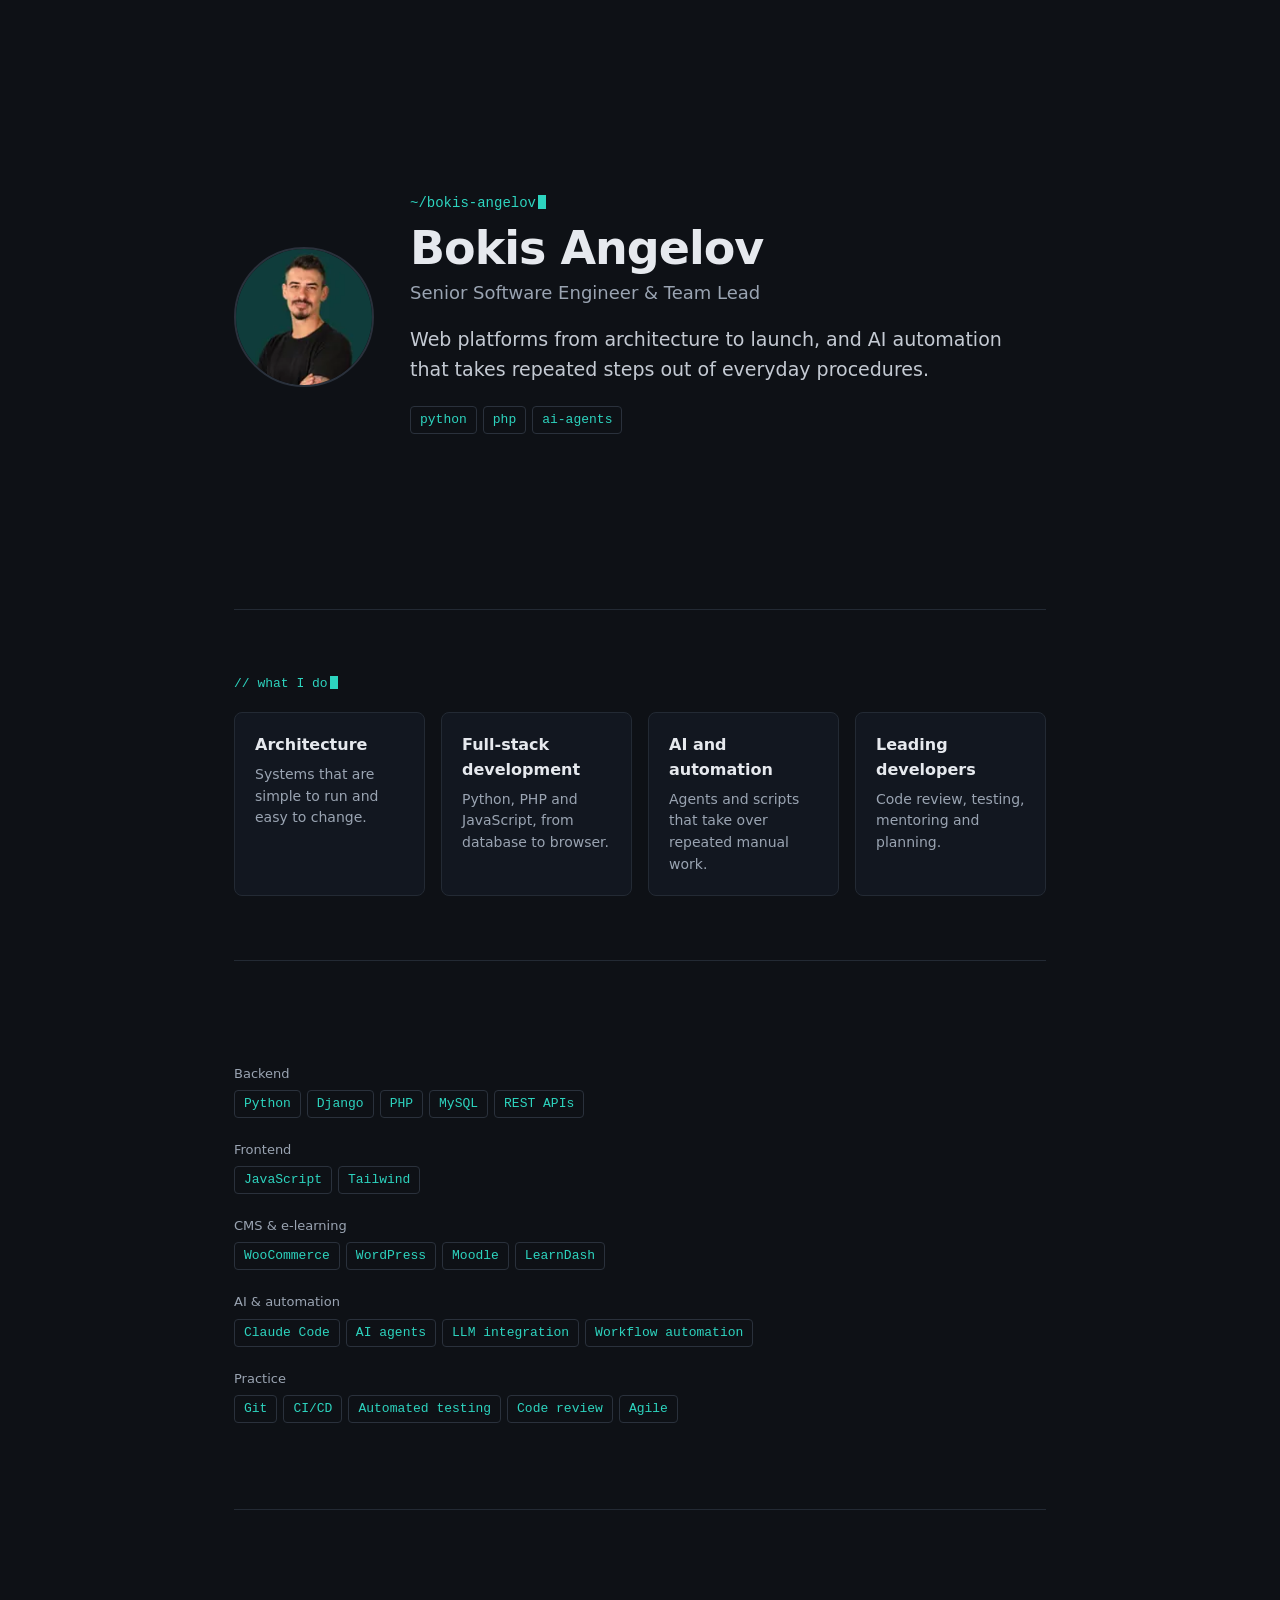
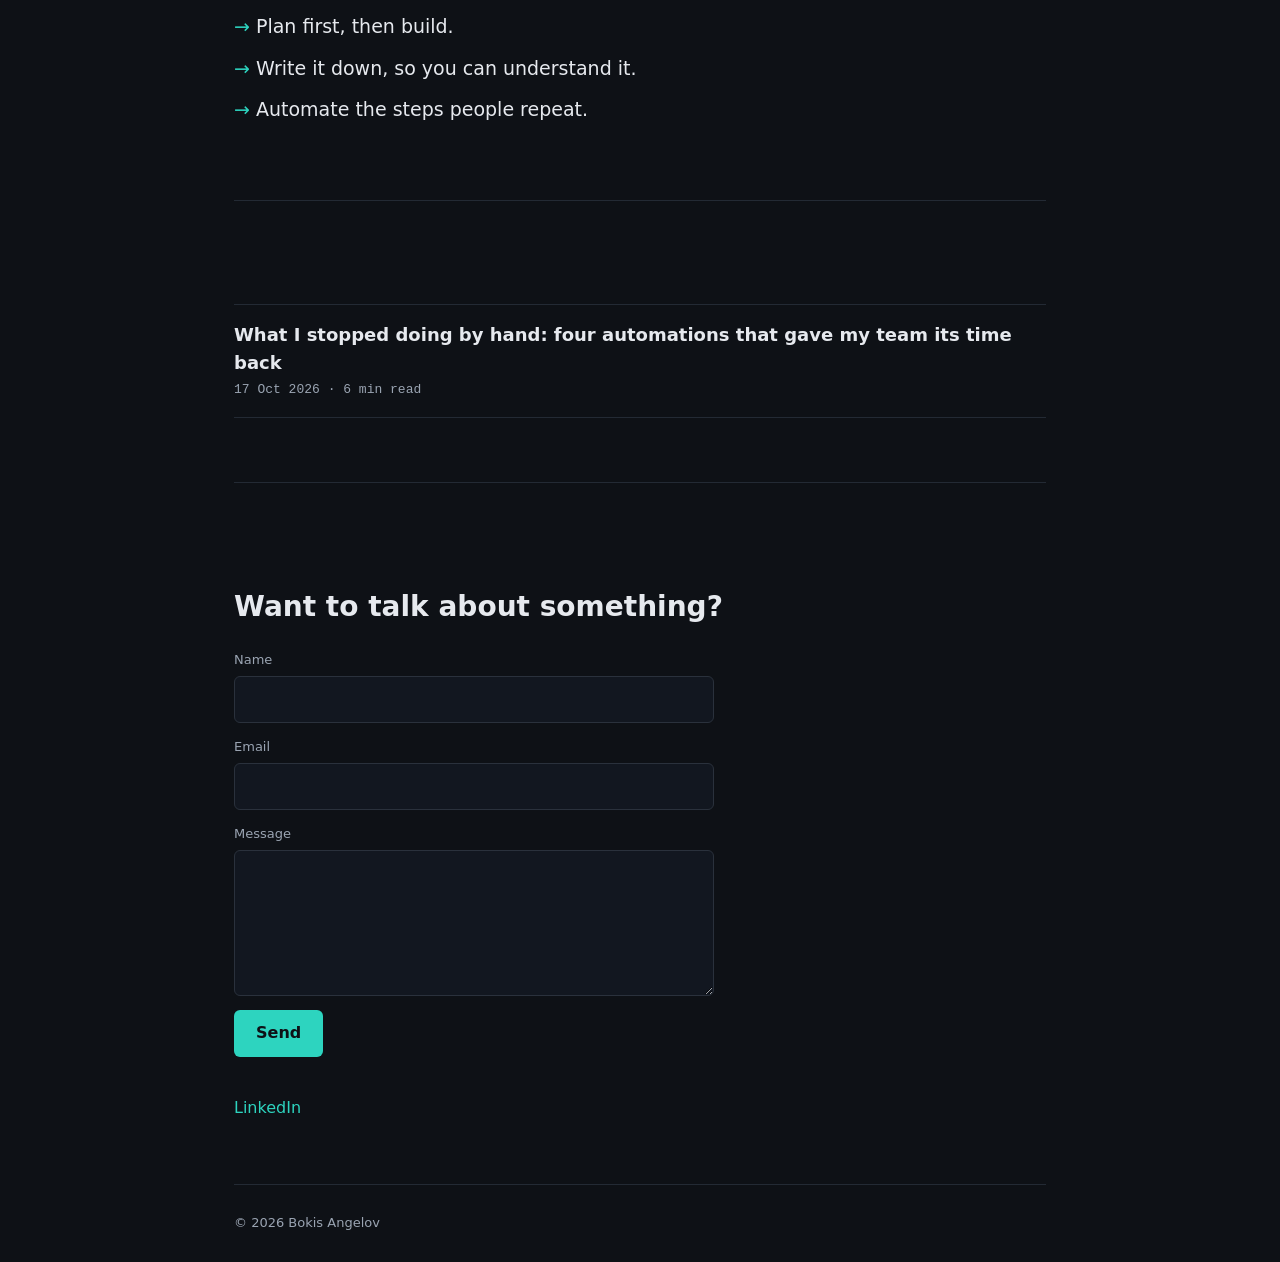
<file: index.html>
<!doctype html>
<html lang="en">
<head>
  <meta charset="utf-8">
  <meta name="viewport" content="width=device-width, initial-scale=1">
  <script>document.documentElement.classList.add('js'); window.jsFallback = setTimeout(function () { document.documentElement.classList.remove('js') }, 3000)</script>
  <title>Bokis Angelov — Senior Software Engineer &amp; Team Lead</title>
  <meta name="description" content="Senior software engineer and team lead. Web platforms from architecture to launch, and AI automation for everyday procedures.">
  <link rel="canonical" href="https://bokisangelov.com/">
  <meta property="og:type" content="website">
  <meta property="og:title" content="Bokis Angelov — Senior Software Engineer &amp; Team Lead">
  <meta property="og:description" content="Web platforms from architecture to launch, and AI automation that takes repeated steps out of everyday procedures.">
  <meta property="og:image" content="https://bokisangelov.com/img/og.png">
  <meta property="og:url" content="https://bokisangelov.com/">
  <meta name="twitter:card" content="summary_large_image">
  <meta name="theme-color" content="#0e1116">
  <link rel="icon" href="favicon.ico" sizes="any">
  <link rel="icon" href="favicon.svg" type="image/svg+xml">
  <link rel="apple-touch-icon" href="apple-touch-icon.png">
  <link rel="stylesheet" href="css/style.css">
  <script src="js/main.js" defer></script>
</head>
<body>
  <main class="wrap">

    <header class="hero">
      <picture>
        <source type="image/webp" srcset="img/photo-140.webp 1x, img/photo-280.webp 2x">
        <img class="photo" src="img/photo-140.jpg" srcset="img/photo-280.jpg 2x" width="140" height="140" alt="Bokis Angelov">
      </picture>
      <div>
        <p class="path mono"><span id="typed">~/bokis-angelov</span><span class="cursor" aria-hidden="true"></span></p>
        <h1>Bokis Angelov</h1>
        <p class="sub">Senior Software Engineer &amp; Team Lead</p>
        <p class="lead">Web platforms from architecture to launch, and AI automation that takes repeated steps out of everyday procedures.</p>
        <ul class="tags" aria-label="Focus">
          <li class="tag">python</li><li class="tag">php</li><li class="tag">ai-agents</li>
        </ul>
      </div>
    </header>

    <section aria-labelledby="h-what">
      <h2 id="h-what" class="label reveal" data-type>// what I do</h2>
      <div class="grid">
        <article class="box reveal"><h3>Architecture</h3><p>Systems that are simple to run and easy to change.</p></article>
        <article class="box reveal"><h3>Full-stack development</h3><p>Python, PHP and JavaScript, from database to browser.</p></article>
        <article class="box reveal"><h3>AI and automation</h3><p>Agents and scripts that take over repeated manual work.</p></article>
        <article class="box reveal"><h3>Leading developers</h3><p>Code review, testing, mentoring and planning.</p></article>
      </div>
    </section>

    <section aria-labelledby="h-skills">
      <h2 id="h-skills" class="label reveal" data-type>// skills</h2>
      <dl class="skills">
        <div class="row reveal"><dt>Backend</dt><dd><span class="tag">Python</span><span class="tag">Django</span><span class="tag">PHP</span><span class="tag">MySQL</span><span class="tag">REST APIs</span></dd></div>
        <div class="row reveal"><dt>Frontend</dt><dd><span class="tag">JavaScript</span><span class="tag">Tailwind</span></dd></div>
        <div class="row reveal"><dt>CMS &amp; e-learning</dt><dd><span class="tag">WooCommerce</span><span class="tag">WordPress</span><span class="tag">Moodle</span><span class="tag">LearnDash</span></dd></div>
        <div class="row reveal"><dt>AI &amp; automation</dt><dd><span class="tag">Claude Code</span><span class="tag">AI agents</span><span class="tag">LLM integration</span><span class="tag">Workflow automation</span></dd></div>
        <div class="row reveal"><dt>Practice</dt><dd><span class="tag">Git</span><span class="tag">CI/CD</span><span class="tag">Automated testing</span><span class="tag">Code review</span><span class="tag">Agile</span></dd></div>
      </dl>
    </section>

    <section class="how" aria-labelledby="h-how">
      <h2 id="h-how" class="label reveal" data-type>// how I work</h2>
      <ul>
        <li class="reveal">Plan first, then build.</li>
        <li class="reveal">Write it down, so you can understand it.</li>
        <li class="reveal">Automate the steps people repeat.</li>
      </ul>
    </section>

    <section aria-labelledby="h-writing">
      <h2 id="h-writing" class="label reveal" data-type>// writing</h2>
      <ul class="posts">
        <li class="reveal">
          <a href="/articles/what-i-stopped-doing-by-hand/">
            <span class="post-title">What I stopped doing by hand: four automations that gave my team its time back</span>
            <span class="post-meta mono"><time datetime="2026-10-17">17 Oct 2026</time> · 6 min read</span>
          </a>
        </li>
      </ul>
    </section>

    <section aria-labelledby="h-contact">
      <p class="label reveal" data-type>// contact</p>
      <h2 id="h-contact" class="reveal">Want to talk about something?</h2>
      <form id="contact-form" class="reveal" action="https://api.web3forms.com/submit" method="POST">
        <input type="hidden" name="access_key" value="5f452f17-3522-4681-bc66-075861c9c717">
        <input type="hidden" name="subject" value="New message from bokisangelov.com">
        <input type="hidden" name="from_name" value="bokisangelov.com">
        <input type="hidden" name="redirect" value="https://bokisangelov.com/thanks.html">
        <input type="checkbox" name="botcheck" class="hp" tabindex="-1" autocomplete="off" aria-hidden="true">
        <label for="f-name">Name</label>
        <input id="f-name" name="name" type="text" autocomplete="name" required>
        <label for="f-email">Email</label>
        <input id="f-email" name="email" type="email" autocomplete="email" required>
        <label for="f-message">Message</label>
        <textarea id="f-message" name="message" rows="5" required></textarea>
        <button type="submit">Send</button>
        <p id="form-status" role="status" aria-live="polite"></p>
      </form>
      <p class="links reveal">
        <a href="https://www.linkedin.com/in/bokis-angelov/" target="_blank" rel="me noopener">LinkedIn</a>
      </p>
    </section>

  </main>
  <footer class="wrap"><p>© 2026 Bokis Angelov</p></footer>
  <script data-goatcounter="https://bokis.goatcounter.com/count" async src="https://gc.zgo.at/count.js"></script>
</body>
</html>
</file>
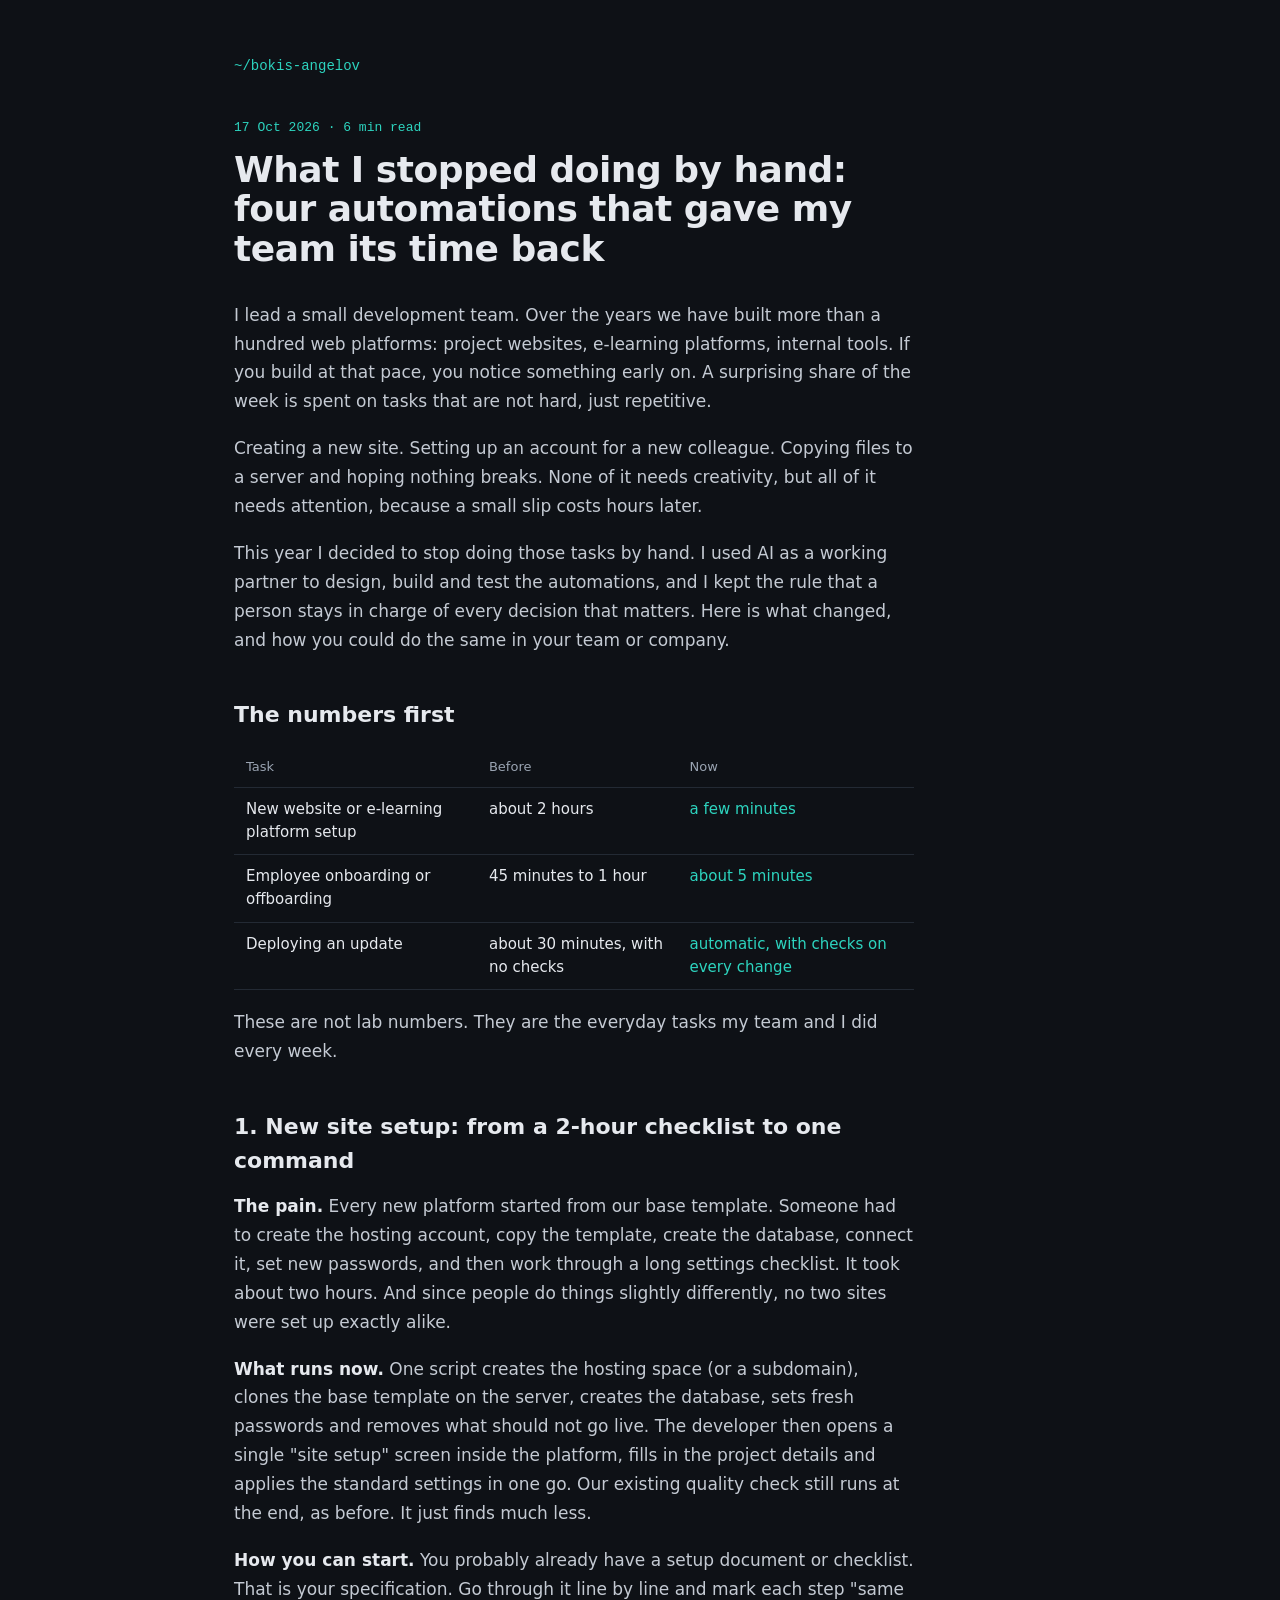
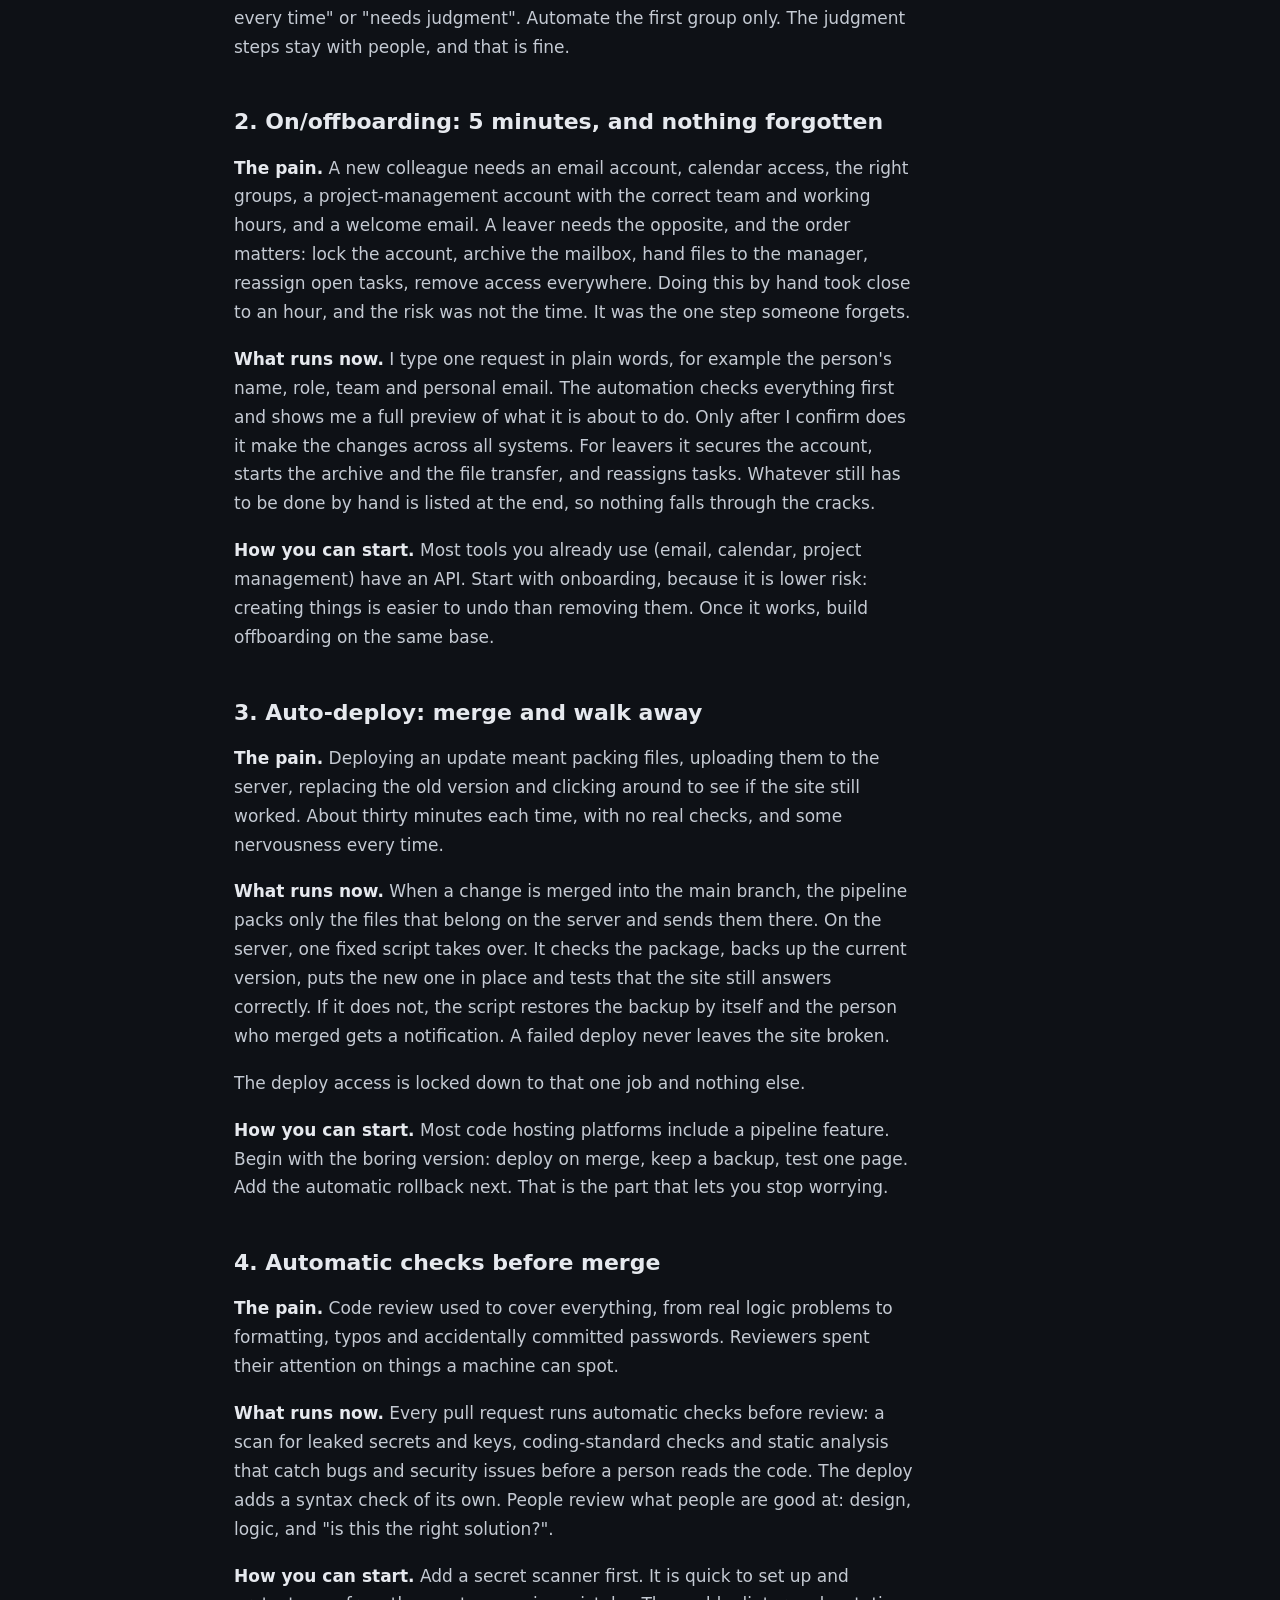
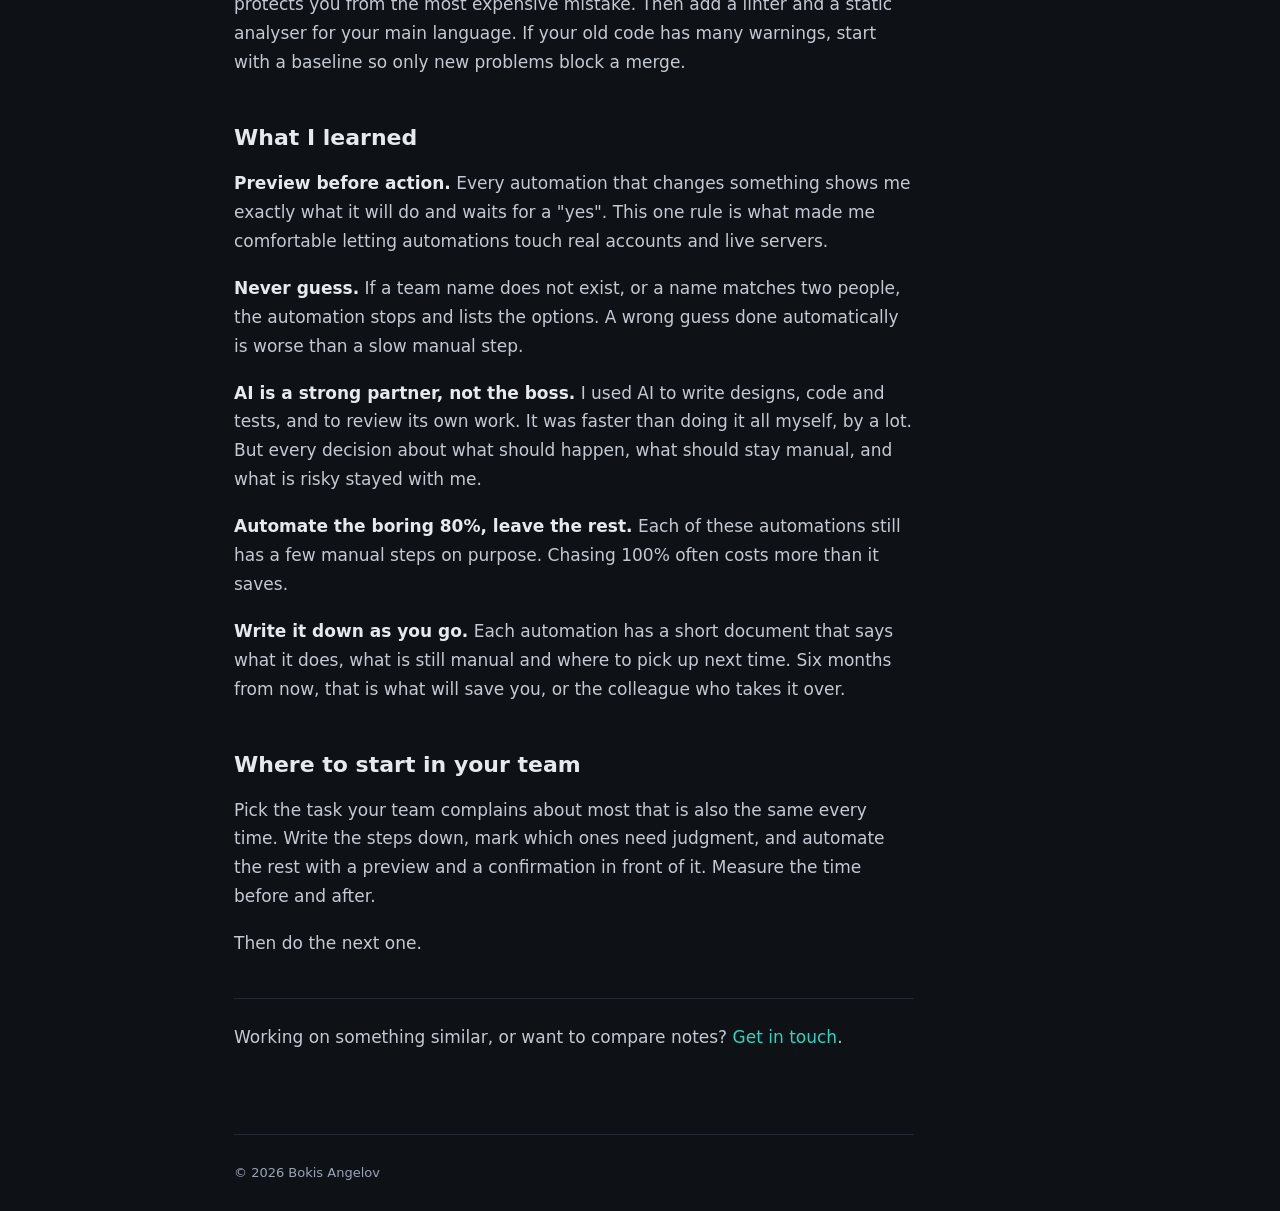
<file: articles/what-i-stopped-doing-by-hand/index.html>
<!doctype html>
<html lang="en">
<head>
  <meta charset="utf-8">
  <meta name="viewport" content="width=device-width, initial-scale=1">
  <title>What I stopped doing by hand — Bokis Angelov</title>
  <meta name="description" content="How I used AI and automation to cut site setup, employee on/offboarding and deployments from hours to minutes, and how you can do the same.">
  <link rel="canonical" href="https://bokisangelov.com/articles/what-i-stopped-doing-by-hand/">
  <meta property="og:type" content="article">
  <meta property="og:title" content="What I stopped doing by hand: four automations that gave my team its time back">
  <meta property="og:description" content="Site setup, on/offboarding and deployments, from hours to minutes. What I automated and how you can start.">
  <meta property="og:image" content="https://bokisangelov.com/img/og.png">
  <meta property="og:url" content="https://bokisangelov.com/articles/what-i-stopped-doing-by-hand/">
  <meta name="twitter:card" content="summary_large_image">
  <meta name="theme-color" content="#0e1116">
  <link rel="icon" href="/favicon.ico" sizes="any">
  <link rel="icon" href="/favicon.svg" type="image/svg+xml">
  <link rel="apple-touch-icon" href="/apple-touch-icon.png">
  <link rel="stylesheet" href="/css/style.css">
</head>
<body>
  <main class="wrap">
    <article class="post">
      <p class="back mono"><a href="/">~/bokis-angelov</a></p>
      <p class="label"><time datetime="2026-10-17">17 Oct 2026</time> · 6 min read</p>
      <h1>What I stopped doing by hand: four automations that gave my team its time back</h1>

      <p>I lead a small development team. Over the years we have built more than a hundred web platforms: project websites, e-learning platforms, internal tools. If you build at that pace, you notice something early on. A surprising share of the week is spent on tasks that are not hard, just repetitive.</p>
      <p>Creating a new site. Setting up an account for a new colleague. Copying files to a server and hoping nothing breaks. None of it needs creativity, but all of it needs attention, because a small slip costs hours later.</p>
      <p>This year I decided to stop doing those tasks by hand. I used AI as a working partner to design, build and test the automations, and I kept the rule that a person stays in charge of every decision that matters. Here is what changed, and how you could do the same in your team or company.</p>

      <h2>The numbers first</h2>
      <div class="table">
        <table>
          <thead><tr><th>Task</th><th>Before</th><th>Now</th></tr></thead>
          <tbody>
            <tr><td>New website or e-learning platform setup</td><td>about 2 hours</td><td>a few minutes</td></tr>
            <tr><td>Employee onboarding or offboarding</td><td>45 minutes to 1 hour</td><td>about 5 minutes</td></tr>
            <tr><td>Deploying an update</td><td>about 30 minutes, with no checks</td><td>automatic, with checks on every change</td></tr>
          </tbody>
        </table>
      </div>
      <p>These are not lab numbers. They are the everyday tasks my team and I did every week.</p>

      <h2>1. New site setup: from a 2-hour checklist to one command</h2>
      <p><strong>The pain.</strong> Every new platform started from our base template. Someone had to create the hosting account, copy the template, create the database, connect it, set new passwords, and then work through a long settings checklist. It took about two hours. And since people do things slightly differently, no two sites were set up exactly alike.</p>
      <p><strong>What runs now.</strong> One script creates the hosting space (or a subdomain), clones the base template on the server, creates the database, sets fresh passwords and removes what should not go live. The developer then opens a single "site setup" screen inside the platform, fills in the project details and applies the standard settings in one go. Our existing quality check still runs at the end, as before. It just finds much less.</p>
      <p><strong>How you can start.</strong> You probably already have a setup document or checklist. That is your specification. Go through it line by line and mark each step "same every time" or "needs judgment". Automate the first group only. The judgment steps stay with people, and that is fine.</p>

      <h2>2. On/offboarding: 5 minutes, and nothing forgotten</h2>
      <p><strong>The pain.</strong> A new colleague needs an email account, calendar access, the right groups, a project-management account with the correct team and working hours, and a welcome email. A leaver needs the opposite, and the order matters: lock the account, archive the mailbox, hand files to the manager, reassign open tasks, remove access everywhere. Doing this by hand took close to an hour, and the risk was not the time. It was the one step someone forgets.</p>
      <p><strong>What runs now.</strong> I type one request in plain words, for example the person's name, role, team and personal email. The automation checks everything first and shows me a full preview of what it is about to do. Only after I confirm does it make the changes across all systems. For leavers it secures the account, starts the archive and the file transfer, and reassigns tasks. Whatever still has to be done by hand is listed at the end, so nothing falls through the cracks.</p>
      <p><strong>How you can start.</strong> Most tools you already use (email, calendar, project management) have an API. Start with onboarding, because it is lower risk: creating things is easier to undo than removing them. Once it works, build offboarding on the same base.</p>

      <h2>3. Auto-deploy: merge and walk away</h2>
      <p><strong>The pain.</strong> Deploying an update meant packing files, uploading them to the server, replacing the old version and clicking around to see if the site still worked. About thirty minutes each time, with no real checks, and some nervousness every time.</p>
      <p><strong>What runs now.</strong> When a change is merged into the main branch, the pipeline packs only the files that belong on the server and sends them there. On the server, one fixed script takes over. It checks the package, backs up the current version, puts the new one in place and tests that the site still answers correctly. If it does not, the script restores the backup by itself and the person who merged gets a notification. A failed deploy never leaves the site broken.</p>
      <p>The deploy access is locked down to that one job and nothing else.</p>
      <p><strong>How you can start.</strong> Most code hosting platforms include a pipeline feature. Begin with the boring version: deploy on merge, keep a backup, test one page. Add the automatic rollback next. That is the part that lets you stop worrying.</p>

      <h2>4. Automatic checks before merge</h2>
      <p><strong>The pain.</strong> Code review used to cover everything, from real logic problems to formatting, typos and accidentally committed passwords. Reviewers spent their attention on things a machine can spot.</p>
      <p><strong>What runs now.</strong> Every pull request runs automatic checks before review: a scan for leaked secrets and keys, coding-standard checks and static analysis that catch bugs and security issues before a person reads the code. The deploy adds a syntax check of its own. People review what people are good at: design, logic, and "is this the right solution?".</p>
      <p><strong>How you can start.</strong> Add a secret scanner first. It is quick to set up and protects you from the most expensive mistake. Then add a linter and a static analyser for your main language. If your old code has many warnings, start with a baseline so only new problems block a merge.</p>

      <h2>What I learned</h2>
      <p><strong>Preview before action.</strong> Every automation that changes something shows me exactly what it will do and waits for a "yes". This one rule is what made me comfortable letting automations touch real accounts and live servers.</p>
      <p><strong>Never guess.</strong> If a team name does not exist, or a name matches two people, the automation stops and lists the options. A wrong guess done automatically is worse than a slow manual step.</p>
      <p><strong>AI is a strong partner, not the boss.</strong> I used AI to write designs, code and tests, and to review its own work. It was faster than doing it all myself, by a lot. But every decision about what should happen, what should stay manual, and what is risky stayed with me.</p>
      <p><strong>Automate the boring 80%, leave the rest.</strong> Each of these automations still has a few manual steps on purpose. Chasing 100% often costs more than it saves.</p>
      <p><strong>Write it down as you go.</strong> Each automation has a short document that says what it does, what is still manual and where to pick up next time. Six months from now, that is what will save you, or the colleague who takes it over.</p>

      <h2>Where to start in your team</h2>
      <p>Pick the task your team complains about most that is also the same every time. Write the steps down, mark which ones need judgment, and automate the rest with a preview and a confirmation in front of it. Measure the time before and after.</p>
      <p>Then do the next one.</p>

      <p class="post-end">Working on something similar, or want to compare notes? <a href="/#h-contact">Get in touch</a>.</p>
    </article>
  </main>
  <footer class="wrap"><p>© 2026 Bokis Angelov</p></footer>
  <script data-goatcounter="https://bokis.goatcounter.com/count" async src="https://gc.zgo.at/count.js"></script>
</body>
</html>
</file>
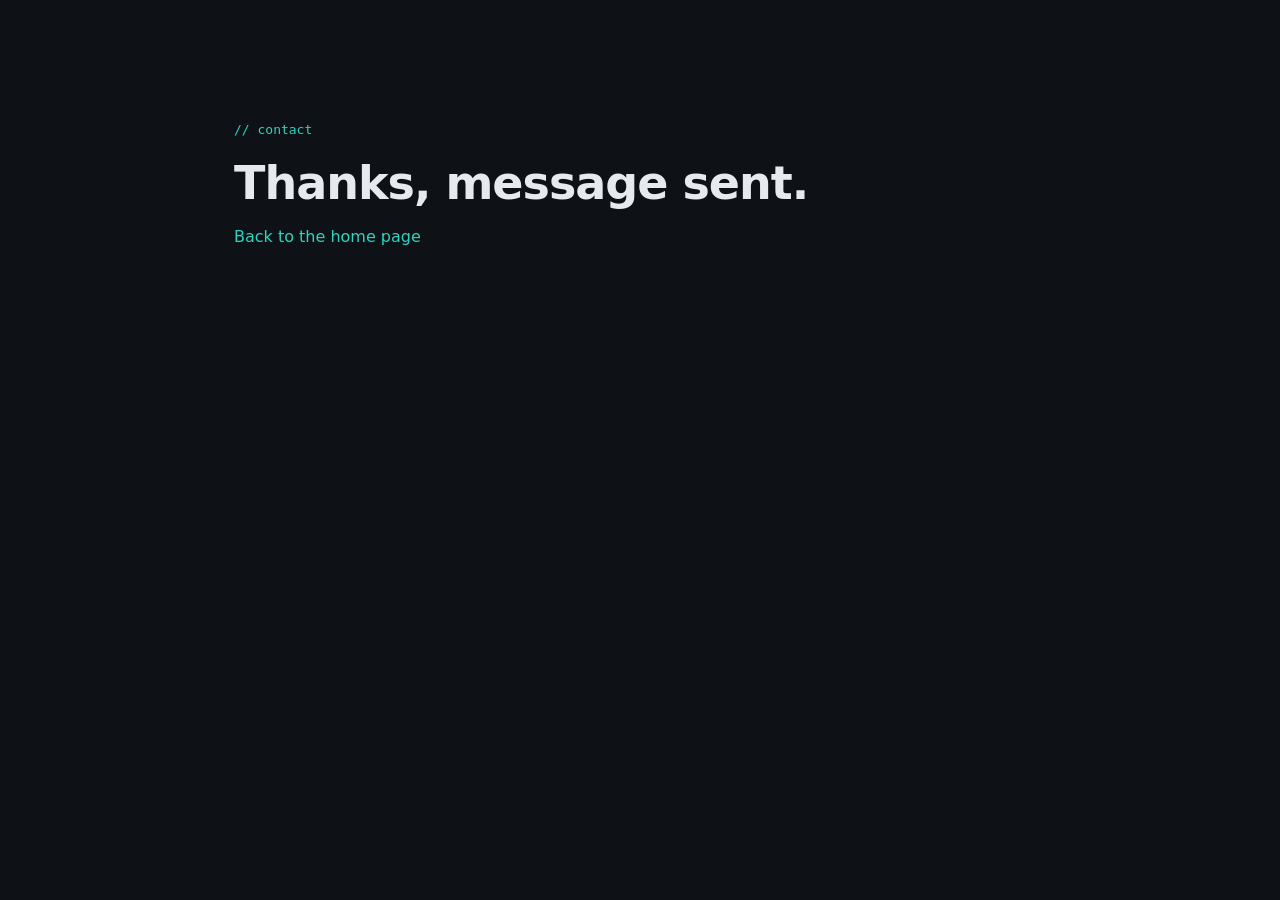
<file: thanks.html>
<!doctype html>
<html lang="en">
<head>
  <meta charset="utf-8">
  <meta name="viewport" content="width=device-width, initial-scale=1">
  <title>Message sent — Bokis Angelov</title>
  <meta name="robots" content="noindex">
  <link rel="icon" href="/favicon.svg" type="image/svg+xml">
  <link rel="stylesheet" href="/css/style.css">
</head>
<body>
  <main class="wrap">
    <section style="border:0;padding-top:120px">
      <p class="label">// contact</p>
      <h1>Thanks, message sent.</h1>
      <p><a href="/">Back to the home page</a></p>
    </section>
  </main>
</body>
</html>
</file>
<file: css/style.css>
:root {
  --bg: #0e1116;
  --block: #121720;
  --line: #232a34;
  --line-2: #2a313c;
  --text: #e6e9ee;
  --muted: #9aa4b2;
  --soft: #c4cad3;
  --accent: #2dd4bf;
  --mono: ui-monospace, "Cascadia Code", Consolas, "SFMono-Regular", Menlo, monospace;
  color-scheme: dark;
}

*, *::before, *::after { box-sizing: border-box; }

body {
  margin: 0;
  background: var(--bg);
  color: var(--text);
  font: 16px/1.55 system-ui, -apple-system, "Segoe UI", Roboto, "Helvetica Neue", Arial, sans-serif;
  -webkit-font-smoothing: antialiased;
}

.wrap { max-width: 860px; margin: 0 auto; padding: 0 24px; }
.mono { font-family: var(--mono); }

a { color: var(--accent); text-decoration: none; }
a:hover { text-decoration: underline; }
:focus-visible { outline: 2px solid var(--accent); outline-offset: 3px; border-radius: 4px; }

ul { list-style: none; margin: 0; padding: 0; }

/* --- hero --- */
.hero {
  display: flex;
  gap: 36px;
  align-items: center;
  /* Leaves room for the whole What I do section on the first screen;
     290px = that section down to the bottom of its blocks, plus a small gap. */
  min-height: calc(100vh - 290px);
  min-height: calc(100svh - 290px);
  padding: 72px 0 48px;
  border-bottom: 1px solid var(--line);
}
.photo {
  display: block;
  width: 140px;
  height: 140px;
  border-radius: 50%;
  border: 2px solid var(--line-2);
}
.path { color: var(--accent); font-size: 14px; margin: 0; min-height: 1.55em; }
h1 { font-size: 46px; line-height: 1.1; letter-spacing: -1px; margin: 8px 0 6px; }
.sub { color: var(--muted); font-size: 18px; margin: 0; }
.lead { color: var(--soft); font-size: 19px; max-width: 600px; margin: 18px 0 0; }
.tags { display: flex; flex-wrap: wrap; margin-top: 22px; }

.tag {
  display: inline-block;
  font-family: var(--mono);
  font-size: 13px;
  color: var(--accent);
  border: 1px solid var(--line-2);
  border-radius: 4px;
  padding: 3px 9px;
  margin: 0 6px 6px 0;
}

/* --- sections --- */
section { padding: 64px 0; border-bottom: 1px solid var(--line); }
.label {
  font-family: var(--mono);
  font-size: 13px;
  font-weight: 400;
  color: var(--accent);
  margin: 0 0 18px;
  min-height: 1.55em;
}
section h2:not(.label) { font-size: 28px; margin: 0 0 22px; }

.grid { display: grid; grid-template-columns: repeat(auto-fit, minmax(180px, 1fr)); gap: 16px; }
.box {
  background: var(--block);
  border: 1px solid var(--line);
  border-radius: 8px;
  padding: 20px;
}
.box h3 { font-size: 16px; margin: 0 0 6px; }
.box p { color: var(--muted); font-size: 14px; margin: 0; }

.skills { margin: 0; }
.row { margin-bottom: 16px; }
.row dt { color: var(--muted); font-size: 13px; margin-bottom: 6px; }
.row dd { margin: 0; }

.how li { font-size: 19px; margin-bottom: 12px; }
.how li::before { content: "→ " / ""; color: var(--accent); }

/* --- contact --- */
form { max-width: 480px; }
label { display: block; color: var(--muted); font-size: 13px; margin: 0 0 6px; }
input, textarea {
  display: block;
  width: 100%;
  background: var(--block);
  color: var(--text);
  border: 1px solid var(--line-2);
  border-radius: 6px;
  padding: 10px 12px;
  font: inherit;
  margin: 0 0 14px;
}
textarea { resize: vertical; }
input:focus, textarea:focus { outline: none; border-color: var(--accent); }
.hp { position: absolute; left: -9999px; width: 1px; height: 1px; opacity: 0; }

button {
  background: var(--accent);
  color: var(--bg);
  border: 0;
  border-radius: 6px;
  padding: 11px 22px;
  font: inherit;
  font-weight: 700;
  cursor: pointer;
}
button:hover { filter: brightness(1.1); }
button:disabled { opacity: .6; cursor: wait; }

#form-status { min-height: 1.55em; margin: 14px 0 0; color: var(--muted); }
#form-status.ok { color: var(--accent); }
#form-status.err { color: #f59e8b; }

.links { margin: 0; display: flex; flex-wrap: wrap; gap: 8px 22px; }

footer p { color: var(--muted); font-size: 13px; margin: 0; padding: 28px 0; }

/* --- writing list (home) --- */
.posts li { border-top: 1px solid var(--line); }
.posts li:last-child { border-bottom: 1px solid var(--line); }
.posts a { display: block; padding: 16px 0; color: var(--text); }
.posts a:hover { text-decoration: none; }
.posts a:hover .post-title { color: var(--accent); }
.post-title { display: block; font-size: 18px; font-weight: 600; }
.post-meta { display: block; color: var(--muted); font-size: 13px; margin-top: 4px; }

/* --- article page --- */
.post { max-width: 680px; padding: 56px 0 64px; border-bottom: 1px solid var(--line); }
.post .back { font-size: 14px; line-height: 1.55; margin: 0 0 40px; }
.post .label { color: var(--accent); font-size: 13px; line-height: 1.55; margin: 0 0 12px; }
.post h1 { font-size: 36px; letter-spacing: -.5px; margin: 0 0 32px; }
.post h2 { font-size: 22px; margin: 44px 0 14px; }
.post p { color: var(--soft); font-size: 17px; line-height: 1.7; margin: 0 0 18px; }
.post strong { color: var(--text); }
.post .table { overflow-x: auto; margin: 0 0 18px; }
.post table { width: 100%; border-collapse: collapse; font-size: 15px; }
.post th, .post td { text-align: left; padding: 10px 12px; border-bottom: 1px solid var(--line); vertical-align: top; }
.post th { color: var(--muted); font-weight: 400; font-size: 13px; }
.post td:last-child { color: var(--accent); }
.post .post-end { margin-top: 40px; padding-top: 24px; border-top: 1px solid var(--line); }

/* --- phones --- */
@media (max-width: 640px) {
  .hero { flex-direction: column; align-items: flex-start; justify-content: center; gap: 24px; padding: 64px 0 56px; }
  .photo { width: 112px; height: 112px; }
  h1 { font-size: 36px; }
  .lead { font-size: 17px; }
  section { padding: 48px 0; }
  .grid { grid-template-columns: 1fr 1fr; }
  .post { padding: 40px 0 48px; }
  .post h1 { font-size: 28px; }
  .post p { font-size: 16px; }
}
@media (max-width: 420px) {
  .grid { grid-template-columns: 1fr; }
}

/* --- motion (off for prefers-reduced-motion) --- */
.cursor {
  display: inline-block;
  width: 8px;
  height: 1em;
  margin-left: 2px;
  vertical-align: -2px;
  background: var(--accent);
}
@media (prefers-reduced-motion: no-preference) {
  .cursor { animation: blink 1s steps(1) infinite; }
  @keyframes blink { 50% { opacity: 0; } }

  .js .reveal { opacity: 0; transform: translateY(16px); transition: opacity .6s ease, transform .6s ease; }
  .js .reveal.in { opacity: 1; transform: none; }
  .grid .reveal:nth-child(2), .how li:nth-child(2) { transition-delay: .08s; }
  .grid .reveal:nth-child(3), .how li:nth-child(3) { transition-delay: .16s; }
  .grid .reveal:nth-child(4) { transition-delay: .24s; }

  .box { transition: border-color .25s, transform .25s; }
  .box:hover { border-color: var(--accent); }
  .js .box.reveal { transition: opacity .6s ease, transform .6s ease, border-color .25s; }
  .js .box.reveal.in:hover { transform: translateY(-2px); transition-delay: 0s; }
  .tag { transition: background-color .2s; }
  .tag:hover { background: #13302d; }
  input, textarea, button { transition: border-color .2s, filter .2s; }
}
</file>
